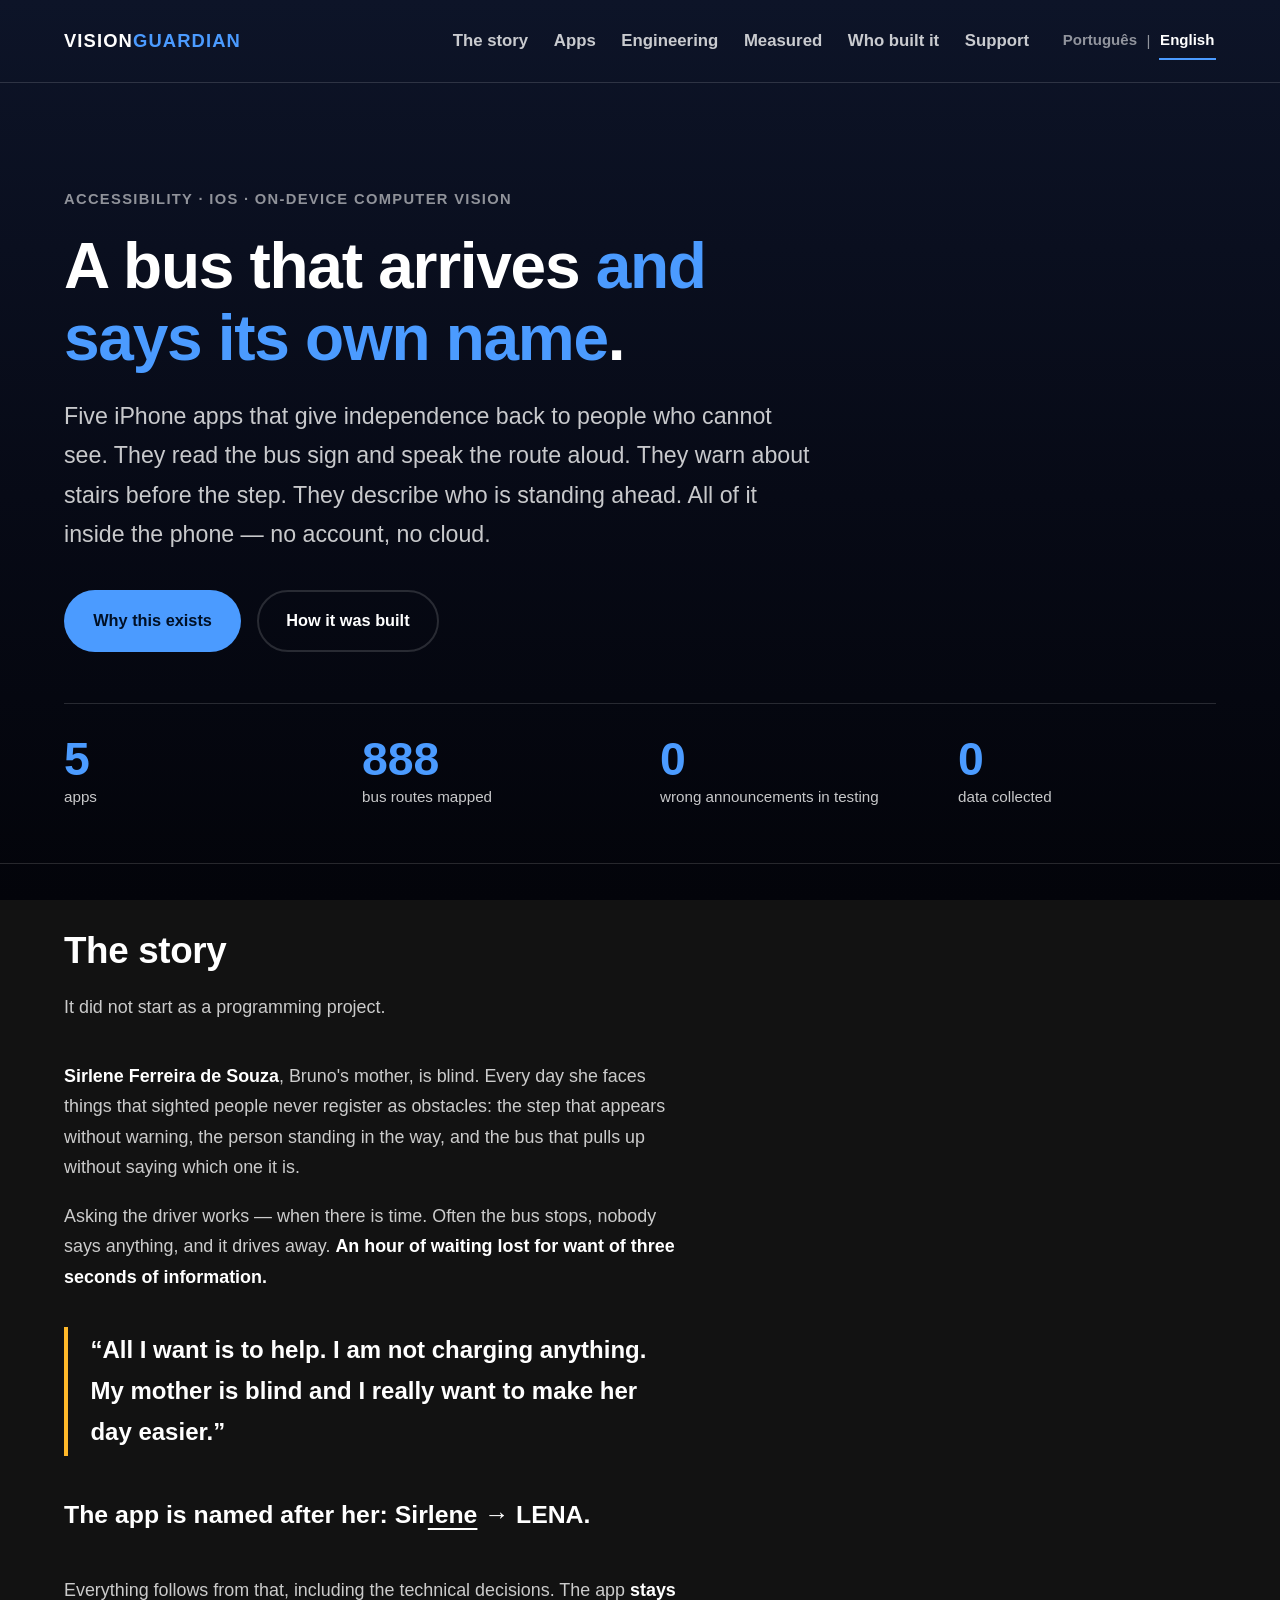
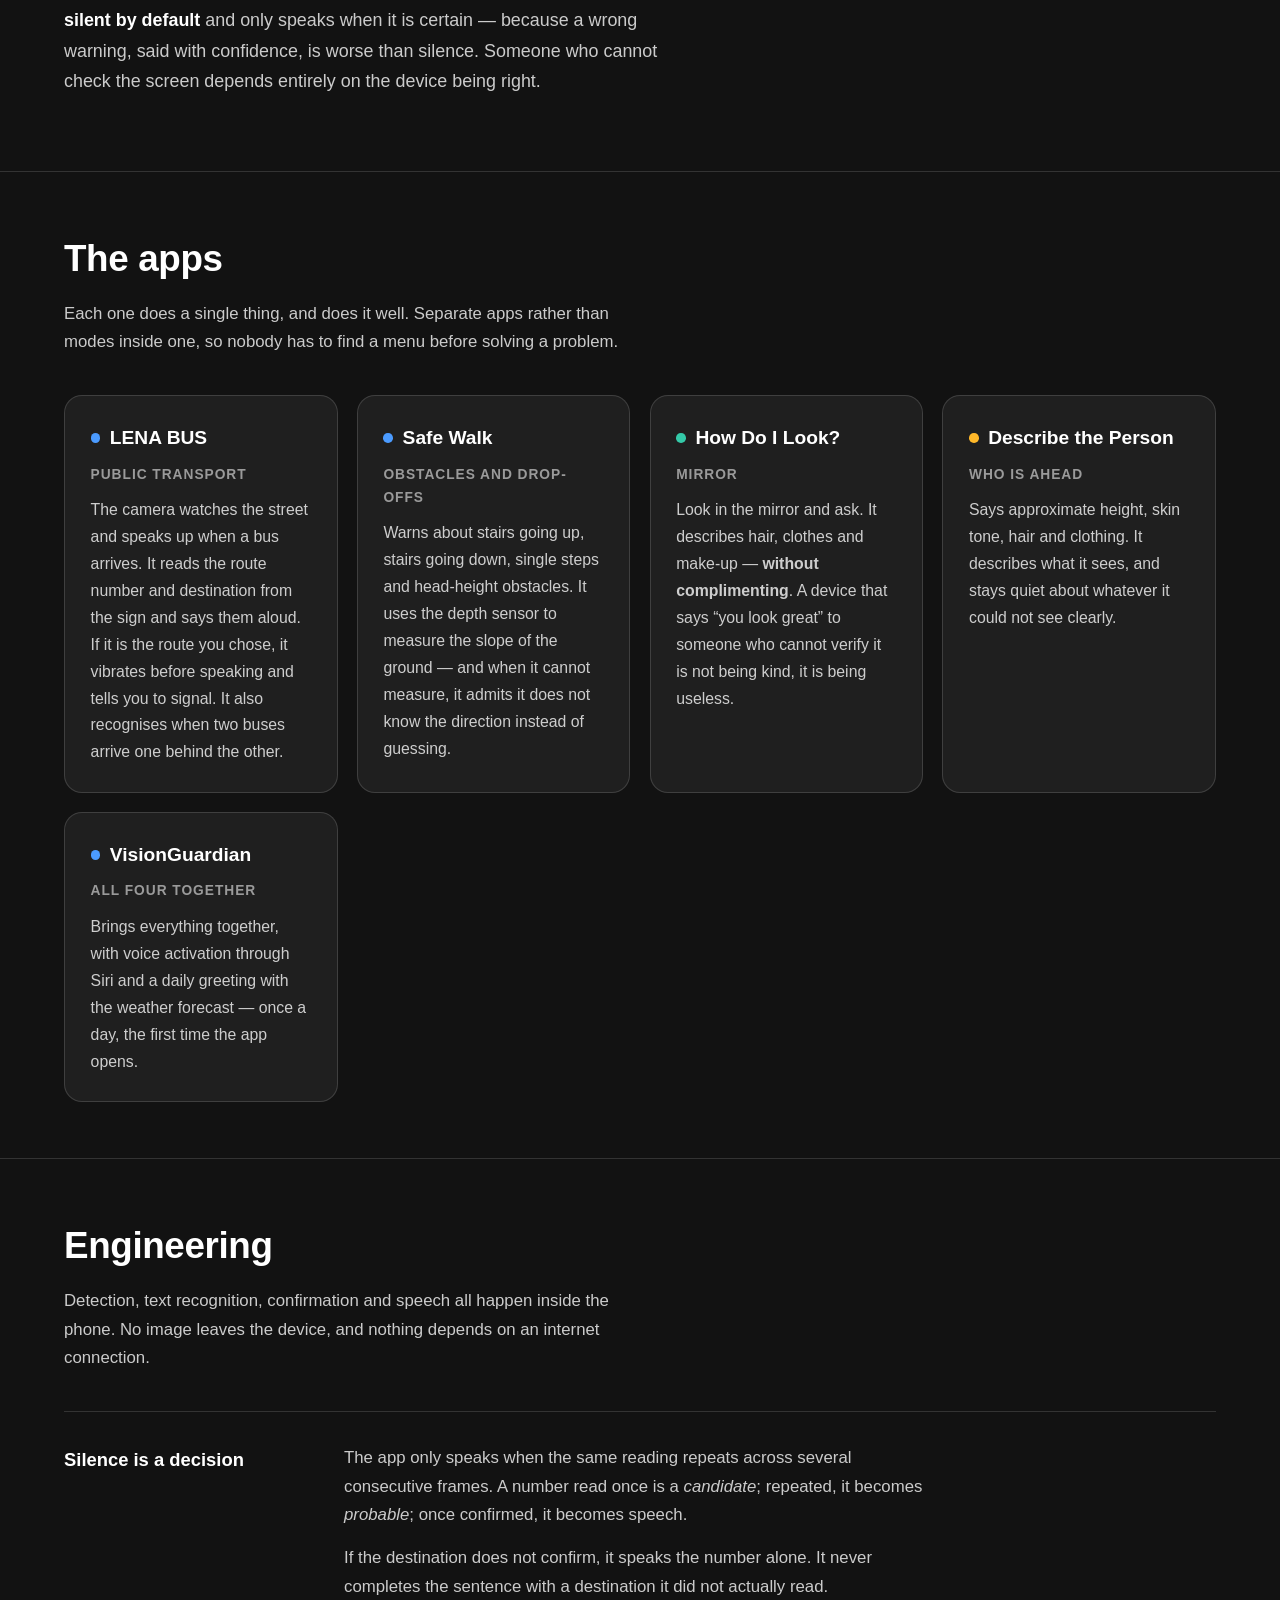
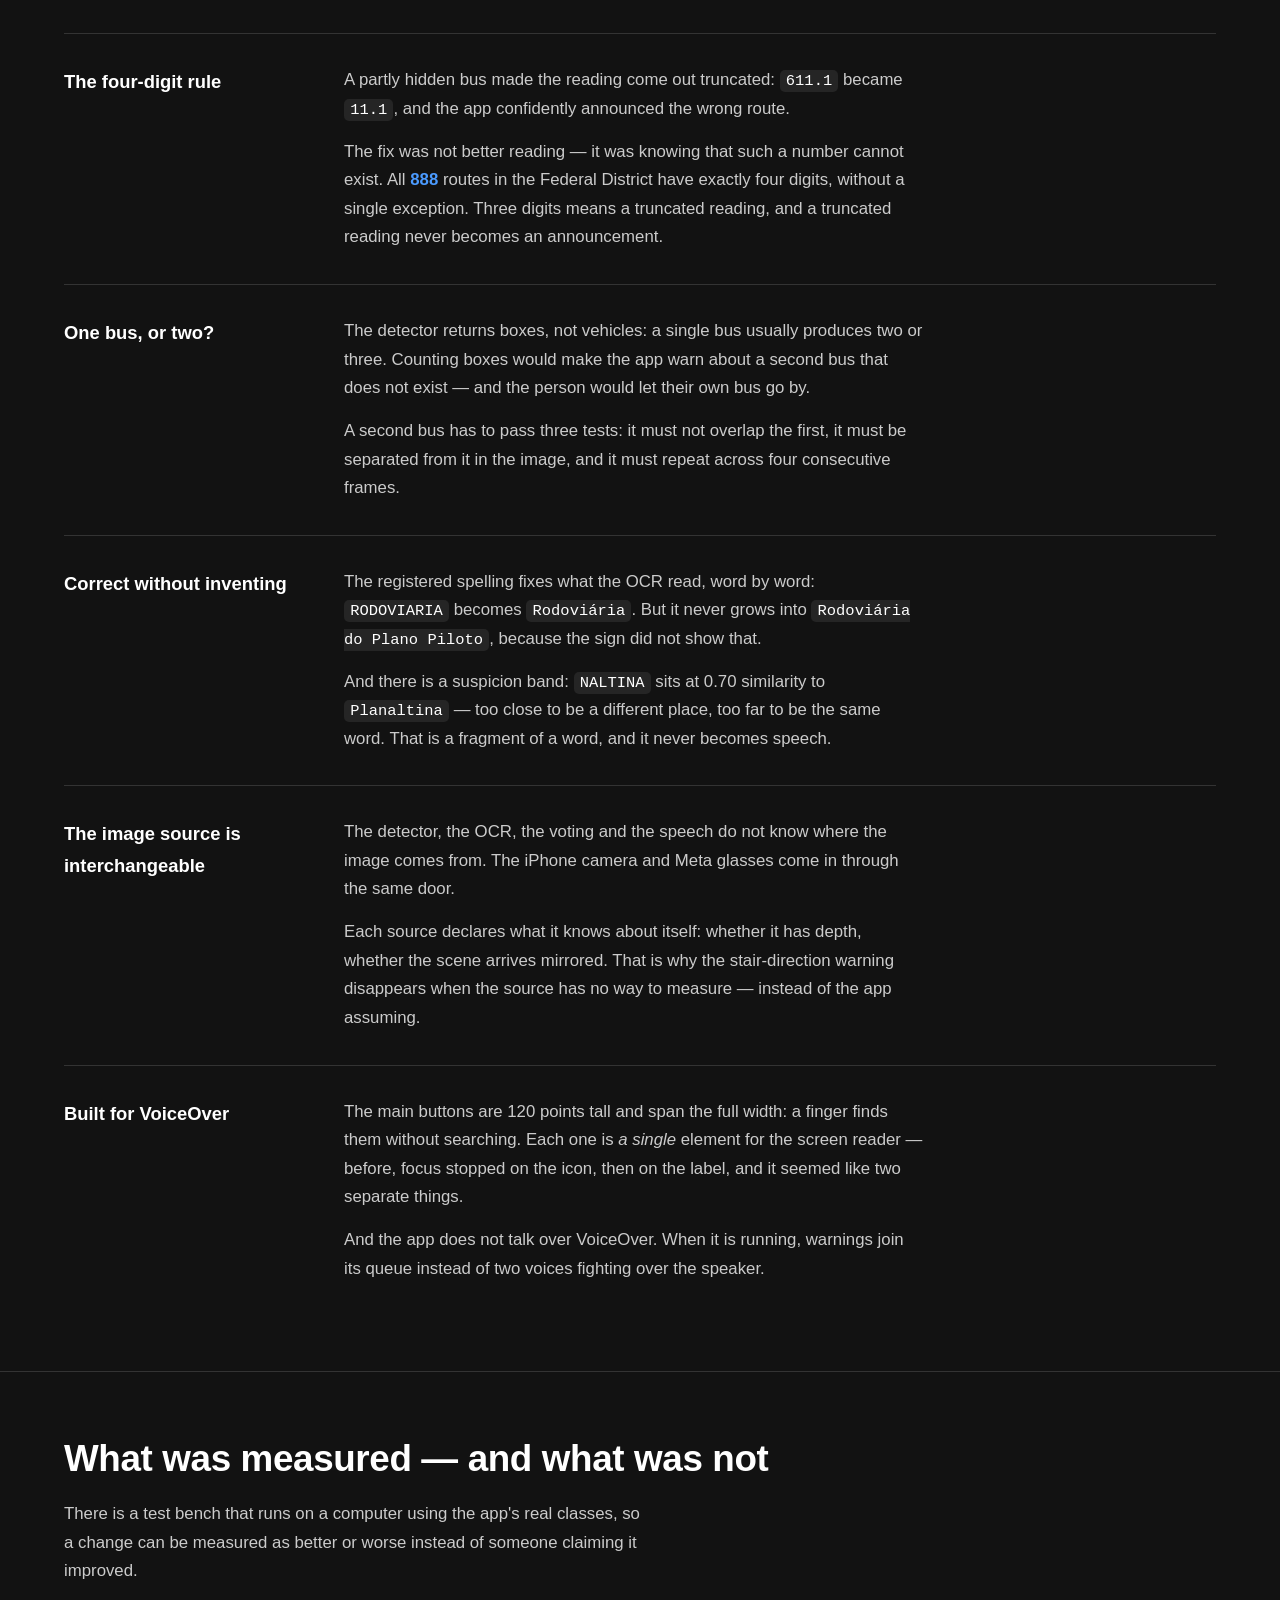
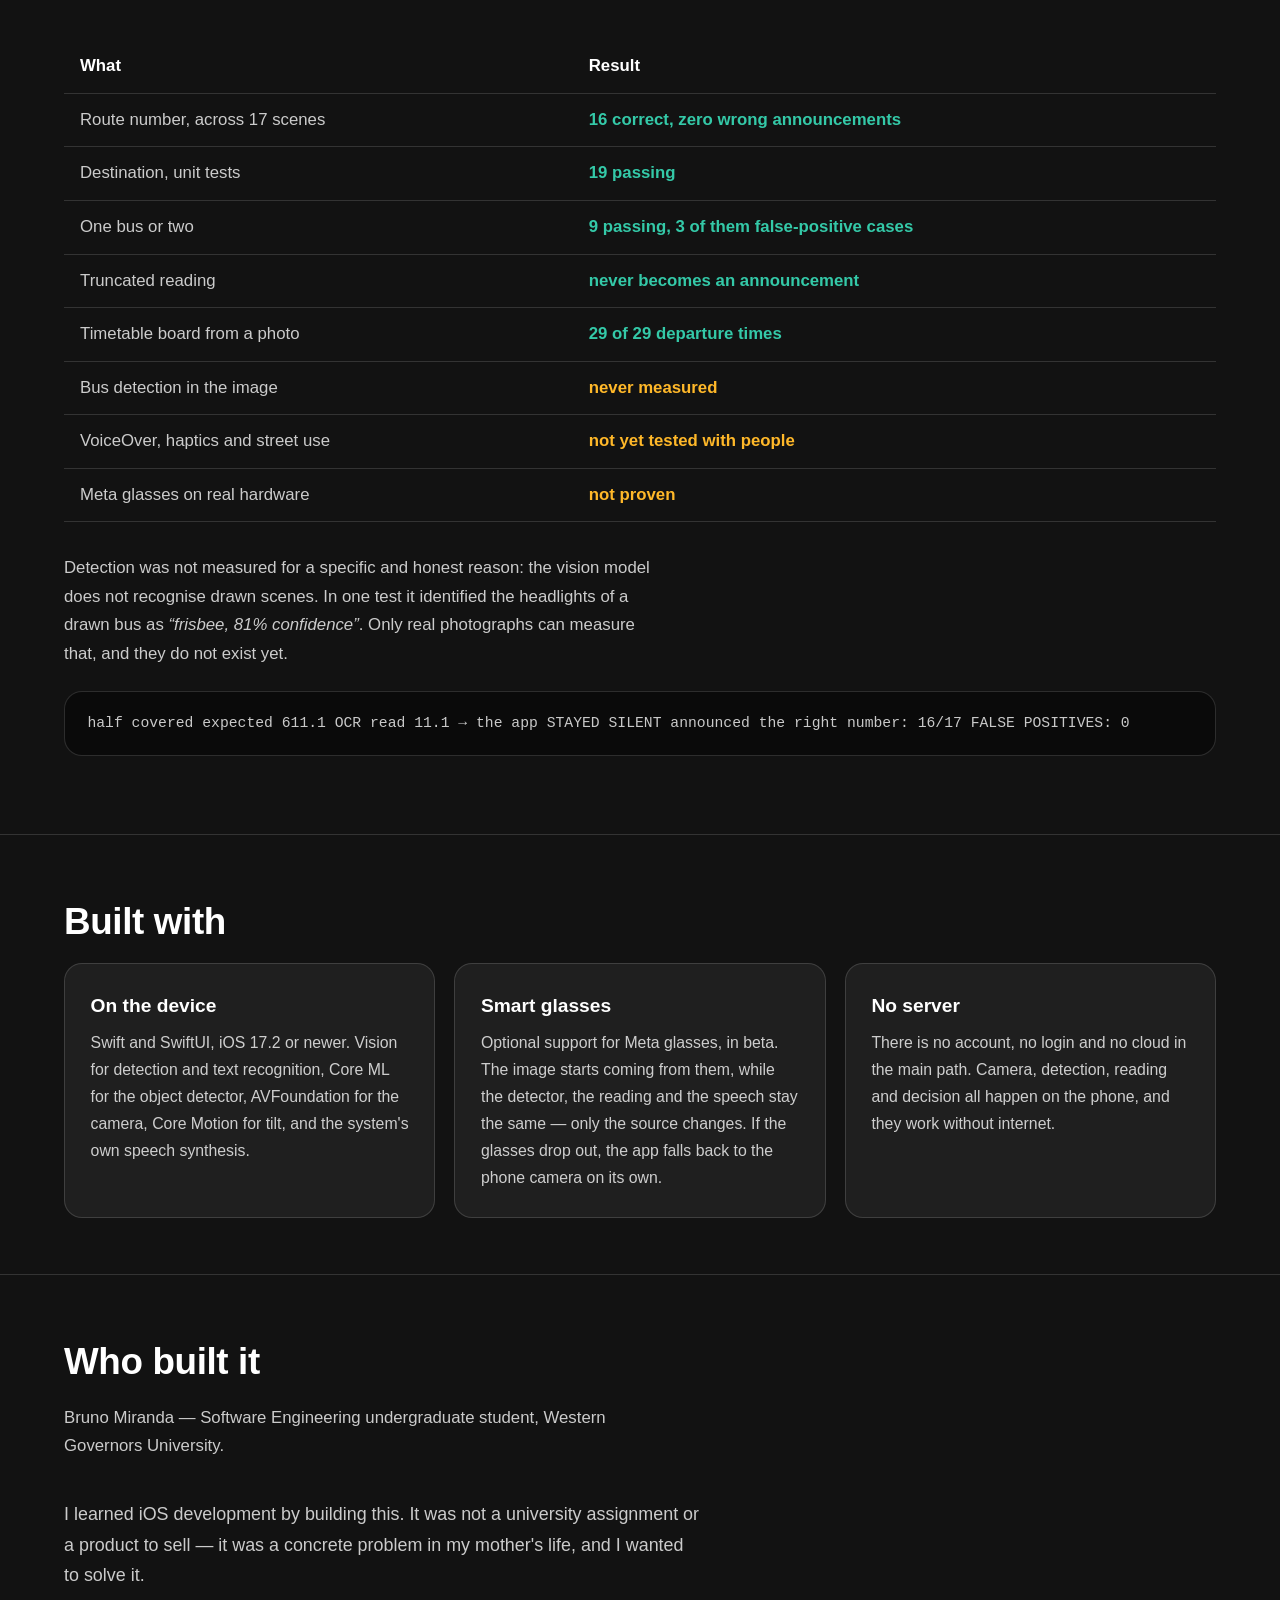
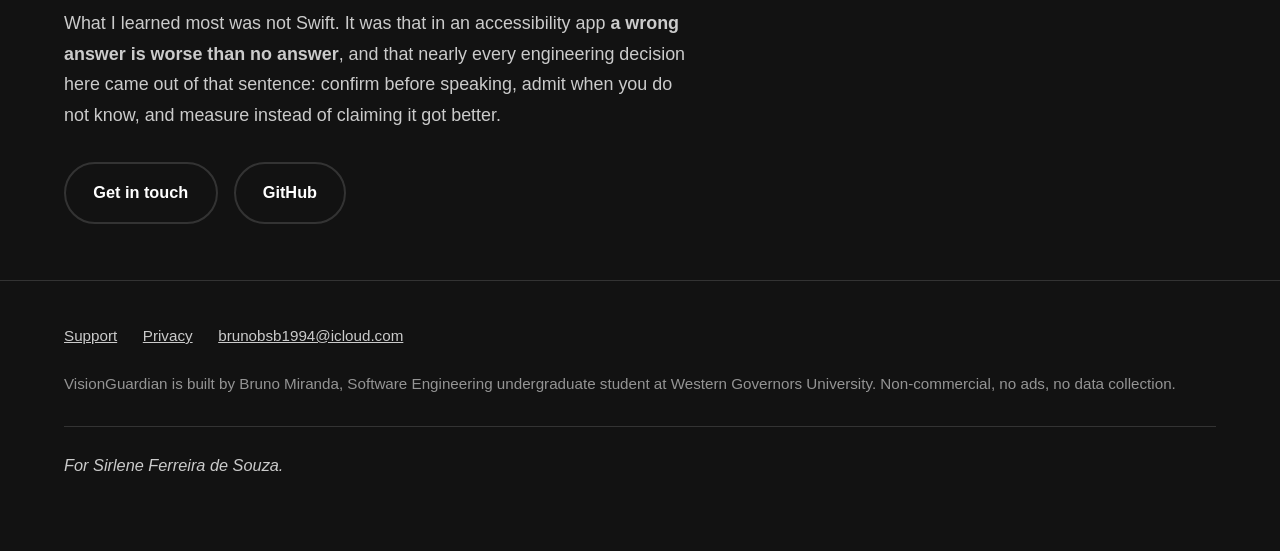
<file: index.html>
<!doctype html>
<html lang="pt-BR">
<head>
<meta charset="utf-8">
<meta name="viewport" content="width=device-width, initial-scale=1">
<title>VisionGuardian — tecnologia que devolve autonomia a quem não enxerga</title>
<meta name="description" content="Cinco aplicativos iOS que identificam o ônibus que chega, avisam de escadas, descrevem pessoas e ajudam no espelho. Feitos por Bruno Miranda para a mãe dele.">
<meta name="color-scheme" content="dark">
<meta property="og:title" content="VisionGuardian">
<meta property="og:description" content="Cinco aplicativos iOS que devolvem autonomia a pessoas cegas.">
<link rel="stylesheet" href="estilo.css">
</head>
<body>

<a class="pular" href="#conteudo" data-en="Skip to content">Pular para o conteúdo</a>

<header class="topo">
  <div class="envelope">
    <a class="marca" href="/">VISION<span class="destaque">GUARDIAN</span></a>

    <div class="topo-direita">
      <nav aria-label="Principal">
        <ul>
          <li><a href="#historia" data-en="The story">A história</a></li>
          <li><a href="#apps" data-en="Apps">Aplicativos</a></li>
          <li><a href="#engenharia" data-en="Engineering">Engenharia</a></li>
          <li><a href="#medicao" data-en="Measured">Medição</a></li>
          <li><a href="#quem" data-en="Who built it">Quem fez</a></li>
          <li><a href="suporte.html" data-en="Support">Suporte</a></li>
        </ul>
      </nav>

      <div class="idiomas" role="group" aria-label="Idioma da página / Page language">
        <button type="button" data-idioma="pt" aria-pressed="true">Português</button>
        <span aria-hidden="true">|</span>
        <button type="button" data-idioma="en" aria-pressed="false">English</button>
      </div>
    </div>
  </div>
</header>

<main id="conteudo">

  <section class="abertura">
    <div class="envelope">
      <p class="etiqueta" data-en="Accessibility · iOS · On-device computer vision">Acessibilidade · iOS · Visão computacional no aparelho</p>

      <h1 data-en="A bus that arrives &lt;span class=&quot;destaque&quot;&gt;and says its own name&lt;/span&gt;.">Um ônibus que chega <span class="destaque">e diz o próprio nome</span>.</h1>

      <p class="conduz" data-en="Five iPhone apps that give independence back to people who cannot see. They read the bus sign and speak the route aloud. They warn about stairs before the step. They describe who is standing ahead. All of it inside the phone — no account, no cloud.">
        Cinco aplicativos de iPhone que devolvem autonomia a quem não
        enxerga. Leem o letreiro do ônibus e falam a linha em voz
        alta. Avisam da escada antes do degrau. Descrevem quem está à
        frente. Tudo dentro do telefone, sem conta e sem nuvem.
      </p>

      <div class="botoes">
        <a class="botao botao-cheio" href="#historia" data-en="Why this exists">Por que isso existe</a>
        <a class="botao botao-vazio" href="#engenharia" data-en="How it was built">Como foi construído</a>
      </div>

      <ul class="numeros" aria-label="Resumo do projeto">
        <li><strong>5</strong><span data-en="apps">aplicativos</span></li>
        <li><strong>888</strong><span data-en="bus routes mapped">linhas de ônibus mapeadas</span></li>
        <li><strong>0</strong><span data-en="wrong announcements in testing">anúncios errados nos testes</span></li>
        <li><strong>0</strong><span data-en="data collected">dados coletados</span></li>
      </ul>
    </div>
  </section>

  <hr class="linha">

  <section id="historia" class="historia">
    <div class="envelope">
      <h2 data-en="The story">A história</h2>
      <p class="subtitulo" data-en="It did not start as a programming project.">Não começou como projeto de programação.</p>

      <p data-en="&lt;strong&gt;Sirlene Ferreira de Souza&lt;/strong&gt;, Bruno's mother, is blind. Every day she faces things that sighted people never register as obstacles: the step that appears without warning, the person standing in the way, and the bus that pulls up without saying which one it is.">
        <strong>Sirlene Ferreira de Souza</strong>, mãe do Bruno, é
        deficiente visual. Todo dia ela enfrenta
        coisas que quem enxerga nem registra como obstáculo: o degrau
        que aparece sem aviso, a pessoa parada no meio do caminho, e
        o ônibus que encosta no ponto sem dizer qual é.
      </p>

      <p data-en="Asking the driver works — when there is time. Often the bus stops, nobody says anything, and it drives away. &lt;strong&gt;An hour of waiting lost for want of three seconds of information.&lt;/strong&gt;">
        Perguntar ao motorista funciona — quando dá tempo. Muitas
        vezes o ônibus para, ninguém fala nada, e ele vai embora.
        <strong>Uma hora de espera perdida por falta de uma
        informação de três segundos.</strong>
      </p>

      <blockquote class="citacao" data-en="“All I want is to help. I am not charging anything. My mother is blind and I really want to make her day easier.”">
        “A única coisa que eu quero é ajudar. Eu não estou cobrando
        nada. Minha mãe é deficiente visual e eu quero muito
        facilitar o dia a dia dela.”
      </blockquote>

      <p class="nome-dela" data-en="The app is named after her: &lt;strong&gt;Sir&lt;em&gt;lene&lt;/em&gt;&lt;/strong&gt; &amp;rarr; &lt;strong&gt;LENA&lt;/strong&gt;.">
        O nome do aplicativo vem dela: <strong>Sir<em>lene</em></strong>
        &rarr; <strong>LENA</strong>.
      </p>

      <p data-en="Everything follows from that, including the technical decisions. The app &lt;strong&gt;stays silent by default&lt;/strong&gt; and only speaks when it is certain — because a wrong warning, said with confidence, is worse than silence. Someone who cannot check the screen depends entirely on the device being right.">
        É daí que vem tudo, inclusive as decisões técnicas. O
        aplicativo <strong>fica calado por padrão</strong> e só fala
        quando tem certeza — porque um aviso errado, dito com
        confiança, é pior do que silêncio. Quem não pode conferir na
        tela depende inteiramente de o aparelho estar certo.
      </p>
    </div>
  </section>

  <hr class="linha">

  <section id="apps">
    <div class="envelope">
      <h2 data-en="The apps">Os aplicativos</h2>
      <p class="subtitulo" data-en="Each one does a single thing, and does it well. Separate apps rather than modes inside one, so nobody has to find a menu before solving a problem.">
        Cada um faz uma coisa e faz bem. Aplicativos separados, e não
        modos dentro de um só, para ninguém precisar achar um menu
        antes de resolver o problema.
      </p>

      <ul class="grade">
        <li class="cartao">
          <h3><span class="marcador m-azul" aria-hidden="true"></span> LENA BUS</h3>
          <p class="papel" data-en="Public transport">Transporte público</p>
          <p data-en="The camera watches the street and speaks up when a bus arrives. It reads the route number and destination from the sign and says them aloud. If it is the route you chose, it vibrates before speaking and tells you to signal. It also recognises when two buses arrive one behind the other.">
            A câmera olha a rua e avisa quando um ônibus chega. Lê o
            número e o destino no letreiro e fala em voz alta. Se for
            a linha escolhida, vibra antes de falar e diz para dar o
            sinal. Reconhece quando vêm dois ônibus em fila.
          </p>
        </li>
        <li class="cartao">
          <h3 data-en="&lt;span class=&quot;marcador m-azul&quot; aria-hidden=&quot;true&quot;&gt;&lt;/span&gt; Safe Walk"><span class="marcador m-azul" aria-hidden="true"></span> Caminhada Segura</h3>
          <p class="papel" data-en="Obstacles and drop-offs">Obstáculos e desníveis</p>
          <p data-en="Warns about stairs going up, stairs going down, single steps and head-height obstacles. It uses the depth sensor to measure the slope of the ground — and when it cannot measure, it admits it does not know the direction instead of guessing.">
            Avisa de escada subindo, escada descendo, degrau e
            obstáculo na altura da cabeça. Usa o sensor de
            profundidade para medir a inclinação do chão — e, sem
            conseguir medir, admite que não sabe a direção em vez de
            chutar.
          </p>
        </li>
        <li class="cartao">
          <h3 data-en="&lt;span class=&quot;marcador m-verde&quot; aria-hidden=&quot;true&quot;&gt;&lt;/span&gt; How Do I Look?"><span class="marcador m-verde" aria-hidden="true"></span> Como Eu Estou</h3>
          <p class="papel" data-en="Mirror">Espelho</p>
          <p data-en="Look in the mirror and ask. It describes hair, clothes and make-up — &lt;strong&gt;without complimenting&lt;/strong&gt;. A device that says “you look great” to someone who cannot verify it is not being kind, it is being useless.">
            Olha no espelho e pergunta. Descreve cabelo, roupa e
            maquiagem — <strong>sem elogiar</strong>. Um aparelho que
            diz “você está ótima” para quem não pode conferir não é
            gentil, é inútil.
          </p>
        </li>
        <li class="cartao">
          <h3 data-en="&lt;span class=&quot;marcador m-ambar&quot; aria-hidden=&quot;true&quot;&gt;&lt;/span&gt; Describe the Person"><span class="marcador m-ambar" aria-hidden="true"></span> Descreva a Pessoa</h3>
          <p class="papel" data-en="Who is ahead">Quem está à frente</p>
          <p data-en="Says approximate height, skin tone, hair and clothing. It describes what it sees, and stays quiet about whatever it could not see clearly.">
            Diz altura aproximada, tom de pele, cabelo e roupa.
            Descreve o que vê, e cala sobre o que não conseguiu ver
            direito.
          </p>
        </li>
        <li class="cartao">
          <h3><span class="marcador m-azul" aria-hidden="true"></span> VisionGuardian</h3>
          <p class="papel" data-en="All four together">Os quatro juntos</p>
          <p data-en="Brings everything together, with voice activation through Siri and a daily greeting with the weather forecast — once a day, the first time the app opens.">
            Reúne tudo, com comando por voz pela Siri e uma saudação
            com a previsão do tempo — uma vez por dia, na primeira
            vez que o app abre.
          </p>
        </li>
      </ul>
    </div>
  </section>

  <hr class="linha">

  <section id="engenharia">
    <div class="envelope">
      <h2 data-en="Engineering">Engenharia</h2>
      <p class="subtitulo" data-en="Detection, text recognition, confirmation and speech all happen inside the phone. No image leaves the device, and nothing depends on an internet connection.">
        Detecção, leitura de texto, confirmação e voz acontecem
        dentro do telefone. Nenhuma imagem sai do aparelho, e nada
        depende de internet.
      </p>

      <div class="decisao">
        <h3 data-en="Silence is a decision">Calar é uma decisão</h3>
        <div>
          <p data-en="The app only speaks when the same reading repeats across several consecutive frames. A number read once is a &lt;em&gt;candidate&lt;/em&gt;; repeated, it becomes &lt;em&gt;probable&lt;/em&gt;; once confirmed, it becomes speech.">
            O aplicativo só fala quando a mesma leitura se repete em
            vários quadros seguidos. Um número lido uma vez é
            <em>candidato</em>; repetido, é <em>provável</em>;
            confirmado, vira voz.
          </p>
          <p data-en="If the destination does not confirm, it speaks the number alone. It never completes the sentence with a destination it did not actually read.">
            Se o destino não confirmar, ele fala apenas o número.
            Nunca completa a frase com um destino que não leu.
          </p>
        </div>
      </div>

      <div class="decisao">
        <h3 data-en="The four-digit rule">A regra dos quatro dígitos</h3>
        <div>
          <p data-en="A partly hidden bus made the reading come out truncated: &lt;code&gt;611.1&lt;/code&gt; became &lt;code&gt;11.1&lt;/code&gt;, and the app confidently announced the wrong route.">
            Um ônibus meio encoberto fazia a leitura sair cortada:
            <code>611.1</code> virava <code>11.1</code>, e o app
            anunciava com toda a confiança uma linha errada.
          </p>
          <p data-en="The fix was not better reading — it was knowing that such a number cannot exist. All &lt;span class=&quot;numero&quot;&gt;888&lt;/span&gt; routes in the Federal District have exactly four digits, without a single exception. Three digits means a truncated reading, and a truncated reading never becomes an announcement.">
            A saída não foi ler melhor — foi saber que aquilo não pode
            existir. As <span class="numero">888</span> linhas do
            Distrito Federal têm exatamente quatro dígitos, sem uma
            exceção. Três dígitos é leitura cortada, e leitura cortada
            não vira anúncio.
          </p>
        </div>
      </div>

      <div class="decisao">
        <h3 data-en="One bus, or two?">Um ônibus, ou dois?</h3>
        <div>
          <p data-en="The detector returns boxes, not vehicles: a single bus usually produces two or three. Counting boxes would make the app warn about a second bus that does not exist — and the person would let their own bus go by.">
            O detector devolve caixas, não veículos: um único ônibus
            costuma render duas ou três. Contar caixa faria o app
            avisar de um segundo ônibus inexistente — e a pessoa
            deixaria o dela passar.
          </p>
          <p data-en="A second bus has to pass three tests: it must not overlap the first, it must be separated from it in the image, and it must repeat across four consecutive frames.">
            Um segundo ônibus precisa passar por três provas: não
            sobrepor o primeiro, estar separado dele na imagem, e
            repetir em quatro quadros seguidos.
          </p>
        </div>
      </div>

      <div class="decisao">
        <h3 data-en="Correct without inventing">Corrigir sem inventar</h3>
        <div>
          <p data-en="The registered spelling fixes what the OCR read, word by word: &lt;code&gt;RODOVIARIA&lt;/code&gt; becomes &lt;code&gt;Rodoviária&lt;/code&gt;. But it never grows into &lt;code&gt;Rodoviária do Plano Piloto&lt;/code&gt;, because the sign did not show that.">
            A grafia cadastrada conserta o que o OCR leu, palavra por
            palavra: <code>RODOVIARIA</code> vira
            <code>Rodoviária</code>. Mas nunca cresce para
            <code>Rodoviária do Plano Piloto</code>, porque isso o
            letreiro não mostrou.
          </p>
          <p data-en="And there is a suspicion band: &lt;code&gt;NALTINA&lt;/code&gt; sits at 0.70 similarity to &lt;code&gt;Planaltina&lt;/code&gt; — too close to be a different place, too far to be the same word. That is a fragment of a word, and it never becomes speech.">
            E existe uma faixa de suspeita: <code>NALTINA</code> fica
            a 0,70 de semelhança de <code>Planaltina</code> — perto
            demais para ser outro lugar, longe demais para ser a
            mesma palavra. Isso é pedaço de palavra, e não vira voz.
          </p>
        </div>
      </div>

      <div class="decisao">
        <h3 data-en="The image source is interchangeable">A fonte da imagem é intercambiável</h3>
        <div>
          <p data-en="The detector, the OCR, the voting and the speech do not know where the image comes from. The iPhone camera and Meta glasses come in through the same door.">
            O detector, o OCR, a votação e a voz não sabem de onde
            vem a imagem. Câmera do iPhone e óculos Meta entram pela
            mesma porta.
          </p>
          <p data-en="Each source declares what it knows about itself: whether it has depth, whether the scene arrives mirrored. That is why the stair-direction warning disappears when the source has no way to measure — instead of the app assuming.">
            Cada fonte declara o que sabe sobre si: se tem
            profundidade, se a cena vem espelhada. É por isso que o
            aviso de direção da escada some quando a fonte não tem
            como medir — em vez de o app supor.
          </p>
        </div>
      </div>

      <div class="decisao">
        <h3 data-en="Built for VoiceOver">Feito para VoiceOver</h3>
        <div>
          <p data-en="The main buttons are 120 points tall and span the full width: a finger finds them without searching. Each one is &lt;em&gt;a single&lt;/em&gt; element for the screen reader — before, focus stopped on the icon, then on the label, and it seemed like two separate things.">
            Os botões principais têm 120 pontos de altura e ocupam a
            largura toda: o dedo encosta neles sem procurar. Cada um
            é <em>um</em> elemento para o leitor de tela — antes o
            foco parava no ícone, depois no texto, e parecia que eram
            duas coisas.
          </p>
          <p data-en="And the app does not talk over VoiceOver. When it is running, warnings join its queue instead of two voices fighting over the speaker.">
            E o app não fala junto com o VoiceOver. Com ele ligado,
            os avisos entram na fila dele, em vez de duas vozes
            disputando o alto-falante.
          </p>
        </div>
      </div>
    </div>
  </section>

  <hr class="linha">

  <section id="medicao">
    <div class="envelope">
      <h2 data-en="What was measured — and what was not">O que foi medido — e o que não foi</h2>
      <p class="subtitulo" data-en="There is a test bench that runs on a computer using the app's real classes, so a change can be measured as better or worse instead of someone claiming it improved.">
        Há uma bancada que roda no computador com as classes reais do
        aplicativo, para medir se uma mudança melhorou ou piorou, em
        vez de alguém afirmar que melhorou.
      </p>

      <div class="rolagem">
        <table>
          <thead>
            <tr>
              <th scope="col" data-en="What">O que</th>
              <th scope="col" data-en="Result">Resultado</th>
            </tr>
          </thead>
          <tbody>
            <tr><td data-en="Route number, across 17 scenes">Número da linha, em 17 cenas</td><td class="certo" data-en="16 correct, zero wrong announcements">16 corretas, zero anúncios errados</td></tr>
            <tr><td data-en="Destination, unit tests">Destino, testes unitários</td><td class="certo" data-en="19 passing">19 passando</td></tr>
            <tr><td data-en="One bus or two">Um ônibus ou dois</td><td class="certo" data-en="9 passing, 3 of them false-positive cases">9 passando, 3 de falso positivo</td></tr>
            <tr><td data-en="Truncated reading">Leitura cortada</td><td class="certo" data-en="never becomes an announcement">nunca vira anúncio</td></tr>
            <tr><td data-en="Timetable board from a photo">Quadro de horários por foto</td><td class="certo" data-en="29 of 29 departure times">29 de 29 horários</td></tr>
            <tr><td data-en="Bus detection in the image">Detecção do ônibus na imagem</td><td class="falta" data-en="never measured">nunca foi medida</td></tr>
            <tr><td data-en="VoiceOver, haptics and street use">VoiceOver, vibração e uso na rua</td><td class="falta" data-en="not yet tested with people">falta testar com pessoas</td></tr>
            <tr><td data-en="Meta glasses on real hardware">Óculos Meta em hardware real</td><td class="falta" data-en="not proven">não comprovado</td></tr>
          </tbody>
        </table>
      </div>

      <p style="max-width:64ch; color:var(--apoio); margin-top:2rem;" data-en="Detection was not measured for a specific and honest reason: the vision model does not recognise drawn scenes. In one test it identified the headlights of a drawn bus as &lt;em&gt;“frisbee, 81% confidence”&lt;/em&gt;. Only real photographs can measure that, and they do not exist yet.">
        A detecção não foi medida por um motivo específico e honesto:
        o modelo de visão não reconhece cenas desenhadas. Num teste,
        identificou os faróis de um ônibus desenhado como
        <em>“frisbee, 81% de confiança”</em>. Só fotografia real mede
        isso, e ela ainda não existe.
      </p>

      <div class="saida" data-en="half covered      expected 611.1     OCR read 11.1     →  the app STAYED SILENT

announced the right number:   16/17
FALSE POSITIVES:              0">
metade tapada     esperava 611.1     OCR leu 11.1     →  o app CALOU

anunciou o número certo:   16/17
FALSOS POSITIVOS:          0
      </div>
    </div>
  </section>

  <hr class="linha">

  <section id="tecnico">
    <div class="envelope">
      <h2 data-en="Built with">Feito com</h2>
      <ul class="grade">
        <li class="cartao">
          <h3 data-en="On the device">No aparelho</h3>
          <p data-en="Swift and SwiftUI, iOS 17.2 or newer. Vision for detection and text recognition, Core ML for the object detector, AVFoundation for the camera, Core Motion for tilt, and the system's own speech synthesis.">
            Swift e SwiftUI, iOS 17.2 ou mais novo. Vision para
            detecção e leitura de texto, Core ML para o detector de
            objetos, AVFoundation para a câmera, Core Motion para a
            inclinação, e a síntese de voz do próprio sistema.
          </p>
        </li>
        <li class="cartao">
          <h3 data-en="Smart glasses">Óculos inteligentes</h3>
          <p data-en="Optional support for Meta glasses, in beta. The image starts coming from them, while the detector, the reading and the speech stay the same — only the source changes. If the glasses drop out, the app falls back to the phone camera on its own.">
            Suporte opcional a óculos Meta, em beta. A imagem passa a
            vir deles, e o detector, a leitura e a voz continuam os
            mesmos — só a fonte muda. Se os óculos caem, o app volta
            sozinho para a câmera do telefone.
          </p>
        </li>
        <li class="cartao">
          <h3 data-en="No server">Sem servidor</h3>
          <p data-en="There is no account, no login and no cloud in the main path. Camera, detection, reading and decision all happen on the phone, and they work without internet.">
            Não há conta, login nem nuvem no caminho principal.
            Câmera, detecção, leitura e decisão acontecem no
            telefone, e funcionam sem internet.
          </p>
        </li>
      </ul>
    </div>
  </section>

  <hr class="linha">

  <section id="quem">
    <div class="envelope">
      <h2 data-en="Who built it">Quem fez</h2>
      <p class="subtitulo" data-en="Bruno Miranda — Software Engineering undergraduate student, Western Governors University.">
        Bruno Miranda &mdash; Estudante de Bacharelado em Engenharia
        de Software, Western Governors University.
      </p>

      <p class="historia" style="max-width:64ch; color:var(--apoio); font-size:1.12rem;" data-en="I learned iOS development by building this. It was not a university assignment or a product to sell — it was a concrete problem in my mother's life, and I wanted to solve it.">
        Aprendi a programar para iOS construindo isto. Não era um
        exercício de faculdade nem um produto para vender — era
        um problema concreto na vida da minha mãe, e eu queria
        resolver.
      </p>

      <p class="historia" style="max-width:64ch; color:var(--apoio); font-size:1.12rem;" data-en="What I learned most was not Swift. It was that in an accessibility app &lt;strong&gt;a wrong answer is worse than no answer&lt;/strong&gt;, and that nearly every engineering decision here came out of that sentence: confirm before speaking, admit when you do not know, and measure instead of claiming it got better.">
        O que mais aprendi não foi Swift. Foi que num aplicativo
        de acessibilidade <strong>a resposta errada é pior que
        resposta nenhuma</strong>, e que quase toda decisão de
        engenharia aqui saiu dessa frase: confirmar antes de
        falar, admitir quando não sei, e medir em vez de
        afirmar que melhorou.
      </p>

      <div class="botoes" style="margin-top:2rem;">
        <a class="botao botao-vazio" href="mailto:brunobsb1994@icloud.com" data-en="Get in touch">Falar comigo</a>
        <a class="botao botao-vazio" href="https://github.com/brunobsbjj-png">GitHub</a>
      </div>
    </div>
  </section>

</main>

<footer class="rodape">
  <div class="envelope">
    <ul>
      <li><a href="suporte.html" data-en="Support">Suporte</a></li>
      <li><a href="privacy.html" data-en="Privacy">Privacidade</a></li>
      <li><a href="mailto:brunobsb1994@icloud.com">brunobsb1994@icloud.com</a></li>
    </ul>
    <p data-en="VisionGuardian is built by Bruno Miranda, Software Engineering undergraduate student at Western Governors University. Non-commercial, no ads, no data collection.">
      VisionGuardian é feito por Bruno Miranda, estudante de
      Bacharelado em Engenharia de Software na Western Governors
      University. Sem fins comerciais, sem anúncios e sem coleta
      de dados.
    </p>
    <p class="dedicatoria" data-en="For Sirlene Ferreira de Souza.">Para Sirlene Ferreira de Souza.</p>
  </div>
</footer>

<script>
/* =====================================
   TROCA DE IDIOMA, SEM SAIR DA PAGINA
   =====================================

   Cada trecho traduzível carrega o inglês em `data-en`. O
   português é o que já está escrito no HTML — assim, se o
   JavaScript não rodar, a página continua legível e completa,
   em vez de ficar vazia.

   O `lang` do documento muda junto. Isso não é detalhe: sem
   ele, o VoiceOver lê o texto em inglês com pronúncia
   portuguesa, e não se entende nada. Num site sobre
   acessibilidade, errar isso seria constrangedor.
*/
(function () {
  "use strict";

  var CHAVE = "visionguardian.idioma";

  var TITULOS = {
    pt: {
      titulo: "VisionGuardian — tecnologia que devolve autonomia a quem não enxerga",
      descricao: "Cinco aplicativos iOS que identificam o ônibus que chega, avisam de escadas, descrevem pessoas e ajudam no espelho."
    },
    en: {
      titulo: "VisionGuardian — technology that gives independence back to blind people",
      descricao: "Five iOS apps that identify the arriving bus, warn about stairs, describe people and help at the mirror."
    }
  };

  var trechos = document.querySelectorAll("[data-en]");
  var botoes = document.querySelectorAll("[data-idioma]");

  // Guarda o português antes de qualquer troca.
  for (var i = 0; i < trechos.length; i++) {
    trechos[i].setAttribute("data-pt", trechos[i].innerHTML);
  }

  function aplicar(idioma) {
    var ingles = idioma === "en";

    document.documentElement.lang = ingles ? "en" : "pt-BR";

    for (var i = 0; i < trechos.length; i++) {
      var el = trechos[i];
      el.innerHTML = ingles
        ? el.getAttribute("data-en")
        : el.getAttribute("data-pt");
    }

    var t = ingles ? TITULOS.en : TITULOS.pt;
    document.title = t.titulo;
    var meta = document.querySelector('meta[name="description"]');
    if (meta) { meta.setAttribute("content", t.descricao); }

    for (var j = 0; j < botoes.length; j++) {
      botoes[j].setAttribute(
        "aria-pressed",
        botoes[j].getAttribute("data-idioma") === idioma ? "true" : "false"
      );
    }

    try { localStorage.setItem(CHAVE, idioma); } catch (e) {}
  }

  for (var k = 0; k < botoes.length; k++) {
    botoes[k].addEventListener("click", function () {
      aplicar(this.getAttribute("data-idioma"));
    });
  }

  // A escolha de antes vence. Sem escolha, segue o idioma do
  // navegador — quem chega de fora do Brasil vê inglês na
  // primeira vez, sem precisar procurar o botão.
  var inicial = "pt";
  try {
    var salvo = localStorage.getItem(CHAVE);
    if (salvo === "pt" || salvo === "en") {
      inicial = salvo;
    } else if (navigator.language && navigator.language.indexOf("pt") !== 0) {
      inicial = "en";
    }
  } catch (e) {}

  if (inicial === "en") { aplicar("en"); }
})();
</script>

</body>
</html>
</file>
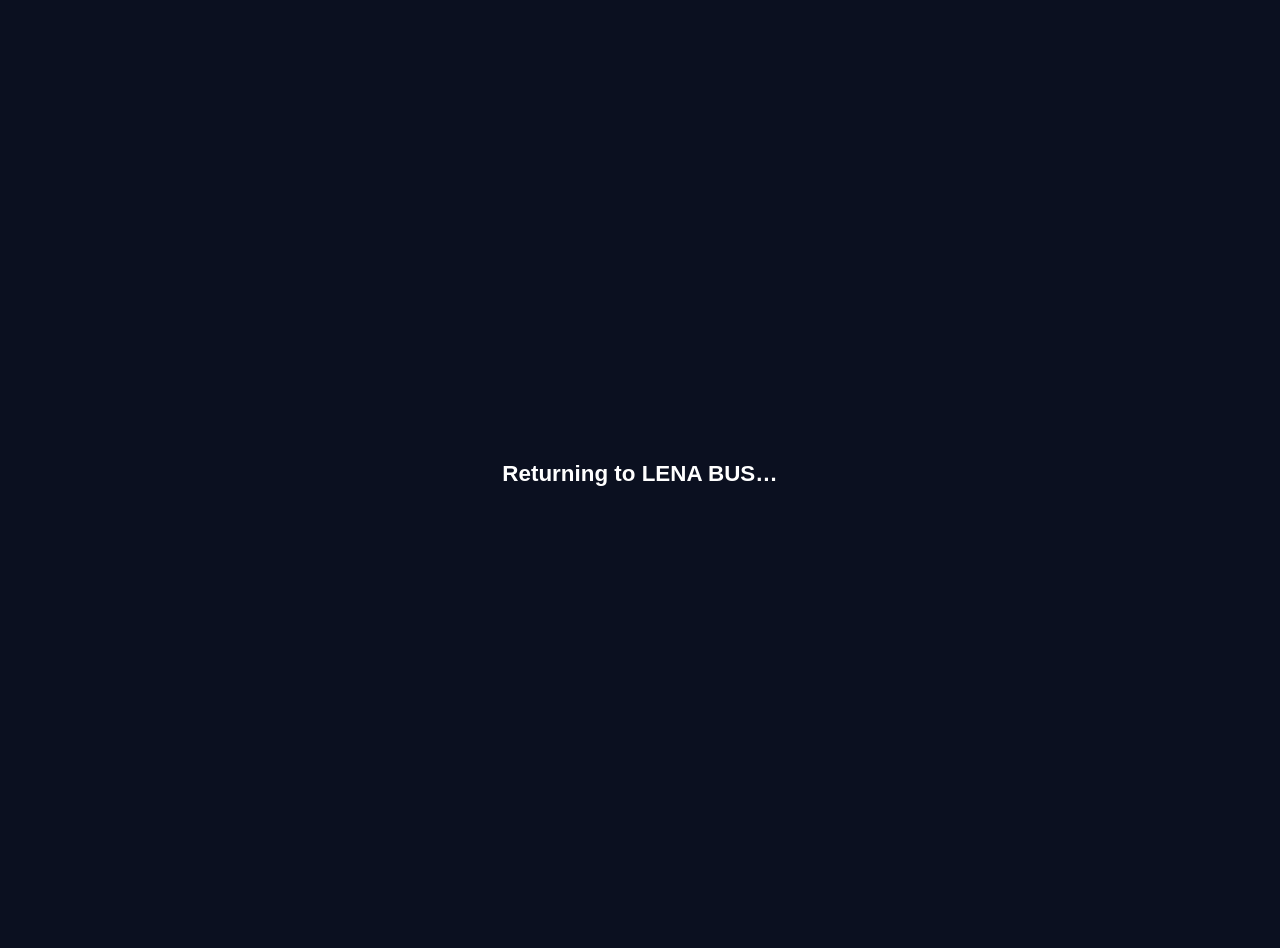
<file: meta-callback/index.html>
<!doctype html>
<html lang="en">
<head>
<meta charset="utf-8">
<meta name="viewport" content="width=device-width, initial-scale=1">
<title>LENA BUS</title>
<style>
  body {
    margin: 0;
    min-height: 100vh;
    display: flex;
    align-items: center;
    justify-content: center;
    background: #0b1020;
    color: #fff;
    font-family: -apple-system, BlinkMacSystemFont, "Segoe UI", Roboto, sans-serif;
    text-align: center;
    padding: 24px;
  }
  p { font-size: 1.4rem; font-weight: 600; }
</style>
</head>
<body>
  <p>Returning to LENA BUS&hellip;</p>
</body>
</html>
</file>
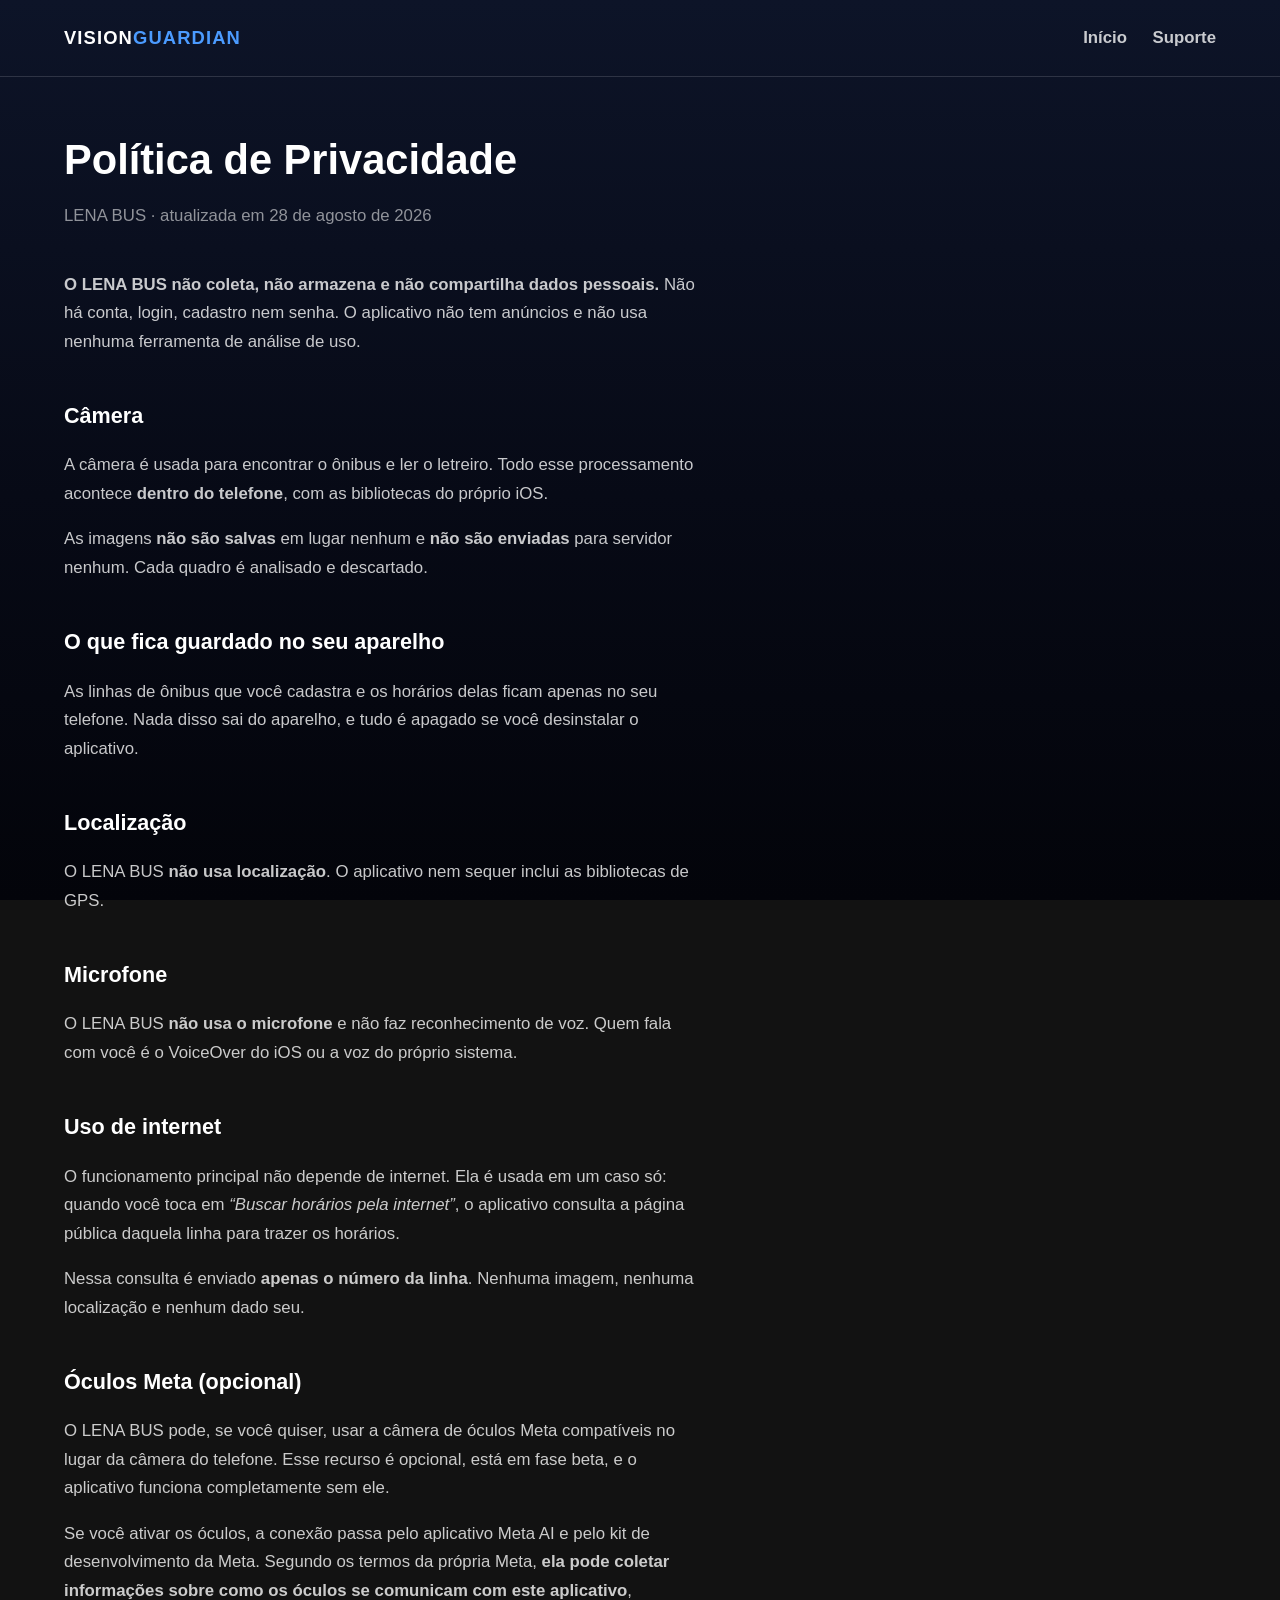
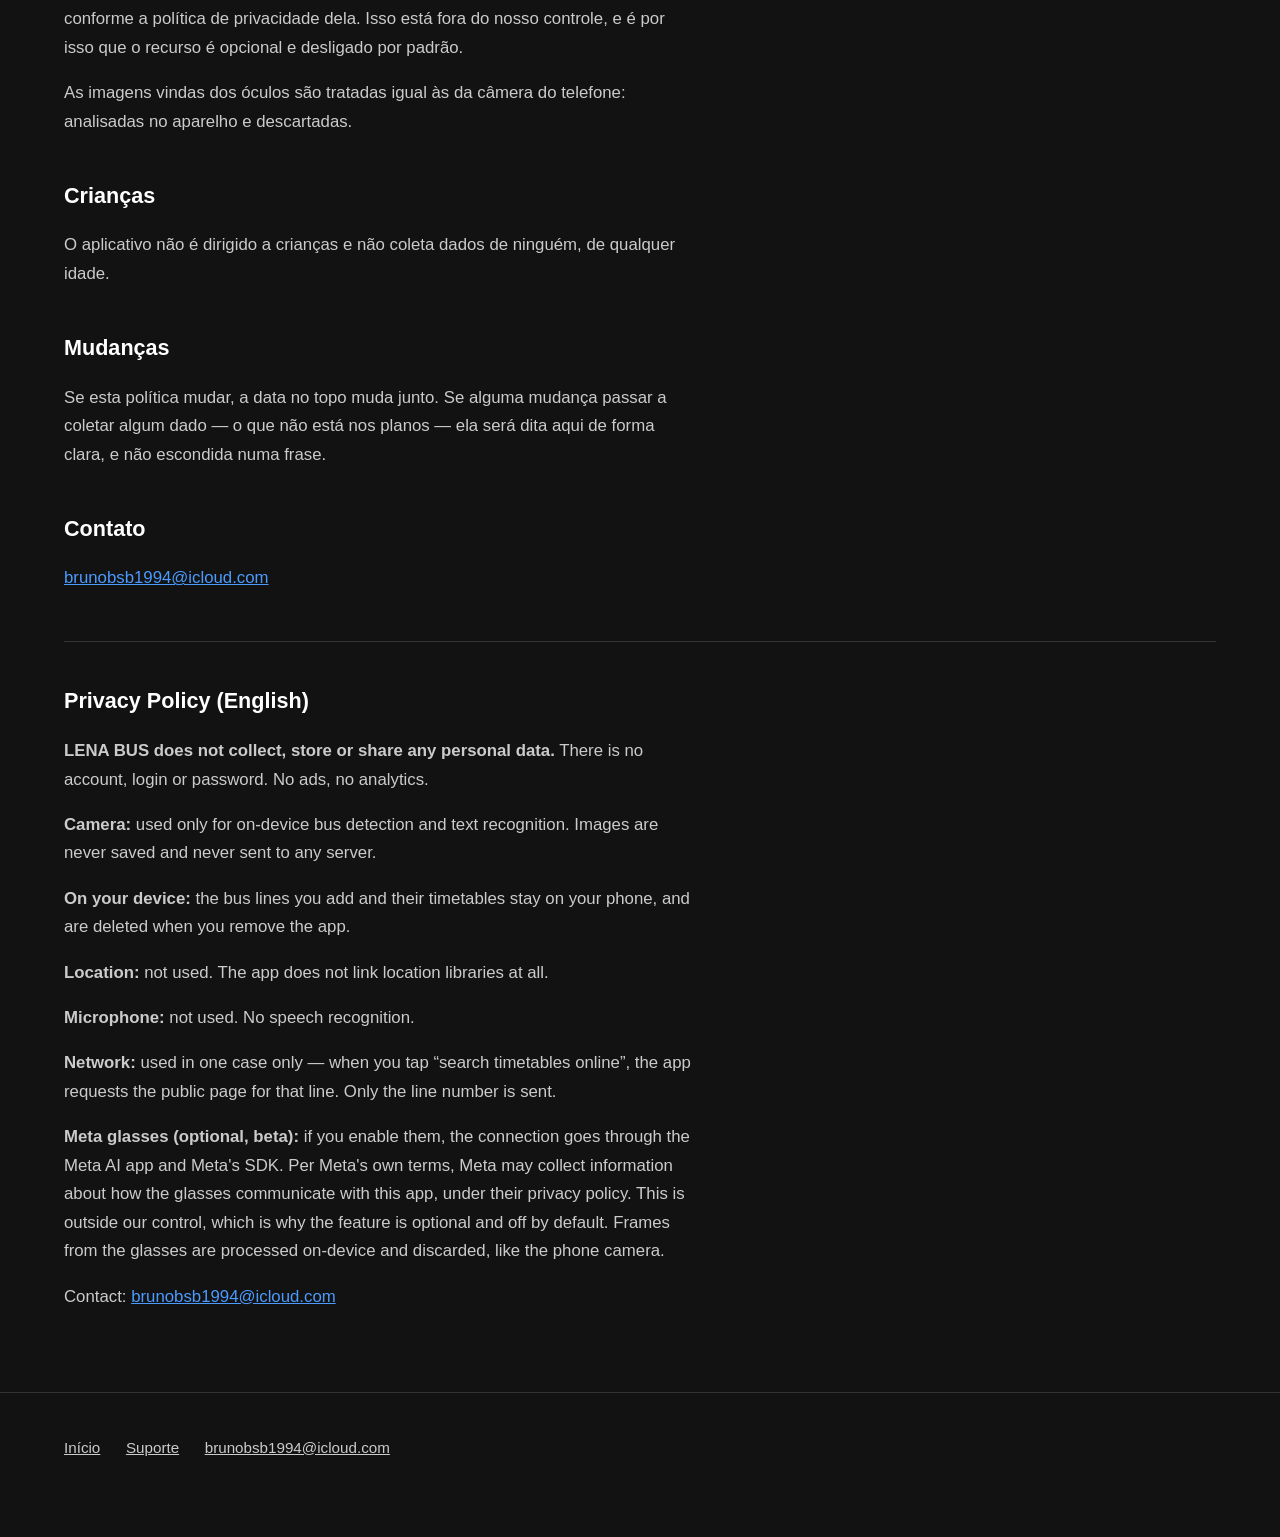
<file: privacy.html>
<!doctype html>
<html lang="pt-BR">
<head>
<meta charset="utf-8">
<meta name="viewport" content="width=device-width, initial-scale=1">
<title>Política de Privacidade — LENA BUS</title>
<meta name="description" content="O LENA BUS não coleta, armazena nem compartilha dados pessoais. Tudo acontece dentro do telefone.">
<meta name="color-scheme" content="dark">
<link rel="stylesheet" href="estilo.css">
</head>
<body>

<a class="pular" href="#conteudo">Pular para o conteúdo</a>

<header class="topo">
  <div class="envelope">
    <a class="marca" href="/">VISION<span class="destaque">GUARDIAN</span></a>
    <nav aria-label="Principal">
      <ul>
        <li><a href="/">Início</a></li>
        <li><a href="suporte.html">Suporte</a></li>
      </ul>
    </nav>
  </div>
</header>

<main id="conteudo" class="documento">
  <div class="envelope">

    <h1>Política de Privacidade</h1>
    <p class="data">LENA BUS · atualizada em 28 de agosto de 2026</p>

    <p>
      <strong>O LENA BUS não coleta, não armazena e não compartilha
      dados pessoais.</strong> Não há conta, login, cadastro nem
      senha. O aplicativo não tem anúncios e não usa nenhuma
      ferramenta de análise de uso.
    </p>

    <h2>Câmera</h2>
    <p>
      A câmera é usada para encontrar o ônibus e ler o letreiro. Todo
      esse processamento acontece <strong>dentro do telefone</strong>,
      com as bibliotecas do próprio iOS.
    </p>
    <p>
      As imagens <strong>não são salvas</strong> em lugar nenhum e
      <strong>não são enviadas</strong> para servidor nenhum. Cada
      quadro é analisado e descartado.
    </p>

    <h2>O que fica guardado no seu aparelho</h2>
    <p>
      As linhas de ônibus que você cadastra e os horários delas ficam
      apenas no seu telefone. Nada disso sai do aparelho, e tudo é
      apagado se você desinstalar o aplicativo.
    </p>

    <h2>Localização</h2>
    <p>
      O LENA BUS <strong>não usa localização</strong>. O aplicativo
      nem sequer inclui as bibliotecas de GPS.
    </p>

    <h2>Microfone</h2>
    <p>
      O LENA BUS <strong>não usa o microfone</strong> e não faz
      reconhecimento de voz. Quem fala com você é o VoiceOver do iOS
      ou a voz do próprio sistema.
    </p>

    <h2>Uso de internet</h2>
    <p>
      O funcionamento principal não depende de internet. Ela é usada
      em um caso só: quando você toca em
      <em>“Buscar horários pela internet”</em>, o aplicativo consulta
      a página pública daquela linha para trazer os horários.
    </p>
    <p>
      Nessa consulta é enviado <strong>apenas o número da linha</strong>.
      Nenhuma imagem, nenhuma localização e nenhum dado seu.
    </p>

    <h2>Óculos Meta (opcional)</h2>
    <p>
      O LENA BUS pode, se você quiser, usar a câmera de óculos Meta
      compatíveis no lugar da câmera do telefone. Esse recurso é
      opcional, está em fase beta, e o aplicativo funciona
      completamente sem ele.
    </p>
    <p>
      Se você ativar os óculos, a conexão passa pelo aplicativo Meta
      AI e pelo kit de desenvolvimento da Meta. Segundo os termos da
      própria Meta, <strong>ela pode coletar informações sobre como os
      óculos se comunicam com este aplicativo</strong>, conforme a
      política de privacidade dela. Isso está fora do nosso controle,
      e é por isso que o recurso é opcional e desligado por padrão.
    </p>
    <p>
      As imagens vindas dos óculos são tratadas igual às da câmera do
      telefone: analisadas no aparelho e descartadas.
    </p>

    <h2>Crianças</h2>
    <p>
      O aplicativo não é dirigido a crianças e não coleta dados de
      ninguém, de qualquer idade.
    </p>

    <h2>Mudanças</h2>
    <p>
      Se esta política mudar, a data no topo muda junto. Se alguma
      mudança passar a coletar algum dado — o que não está nos planos
      — ela será dita aqui de forma clara, e não escondida numa
      frase.
    </p>

    <h2>Contato</h2>
    <p>
      <a href="mailto:brunobsb1994@icloud.com">brunobsb1994@icloud.com</a>
    </p>

    <hr class="linha" style="margin:3rem 0 2rem;">

    <h2 lang="en">Privacy Policy (English)</h2>
    <p lang="en">
      <strong>LENA BUS does not collect, store or share any personal
      data.</strong> There is no account, login or password. No ads,
      no analytics.
    </p>
    <p lang="en">
      <strong>Camera:</strong> used only for on-device bus detection
      and text recognition. Images are never saved and never sent to
      any server.
    </p>
    <p lang="en">
      <strong>On your device:</strong> the bus lines you add and
      their timetables stay on your phone, and are deleted when you
      remove the app.
    </p>
    <p lang="en">
      <strong>Location:</strong> not used. The app does not link
      location libraries at all.
    </p>
    <p lang="en">
      <strong>Microphone:</strong> not used. No speech recognition.
    </p>
    <p lang="en">
      <strong>Network:</strong> used in one case only — when you tap
      “search timetables online”, the app requests the public page
      for that line. Only the line number is sent.
    </p>
    <p lang="en">
      <strong>Meta glasses (optional, beta):</strong> if you enable
      them, the connection goes through the Meta AI app and Meta's
      SDK. Per Meta's own terms, Meta may collect information about
      how the glasses communicate with this app, under their privacy
      policy. This is outside our control, which is why the feature
      is optional and off by default. Frames from the glasses are
      processed on-device and discarded, like the phone camera.
    </p>
    <p lang="en">
      Contact:
      <a href="mailto:brunobsb1994@icloud.com">brunobsb1994@icloud.com</a>
    </p>

  </div>
</main>

<footer class="rodape">
  <div class="envelope">
    <ul>
      <li><a href="/">Início</a></li>
      <li><a href="suporte.html">Suporte</a></li>
      <li><a href="mailto:brunobsb1994@icloud.com">brunobsb1994@icloud.com</a></li>
    </ul>
  </div>
</footer>

</body>
</html>
</file>
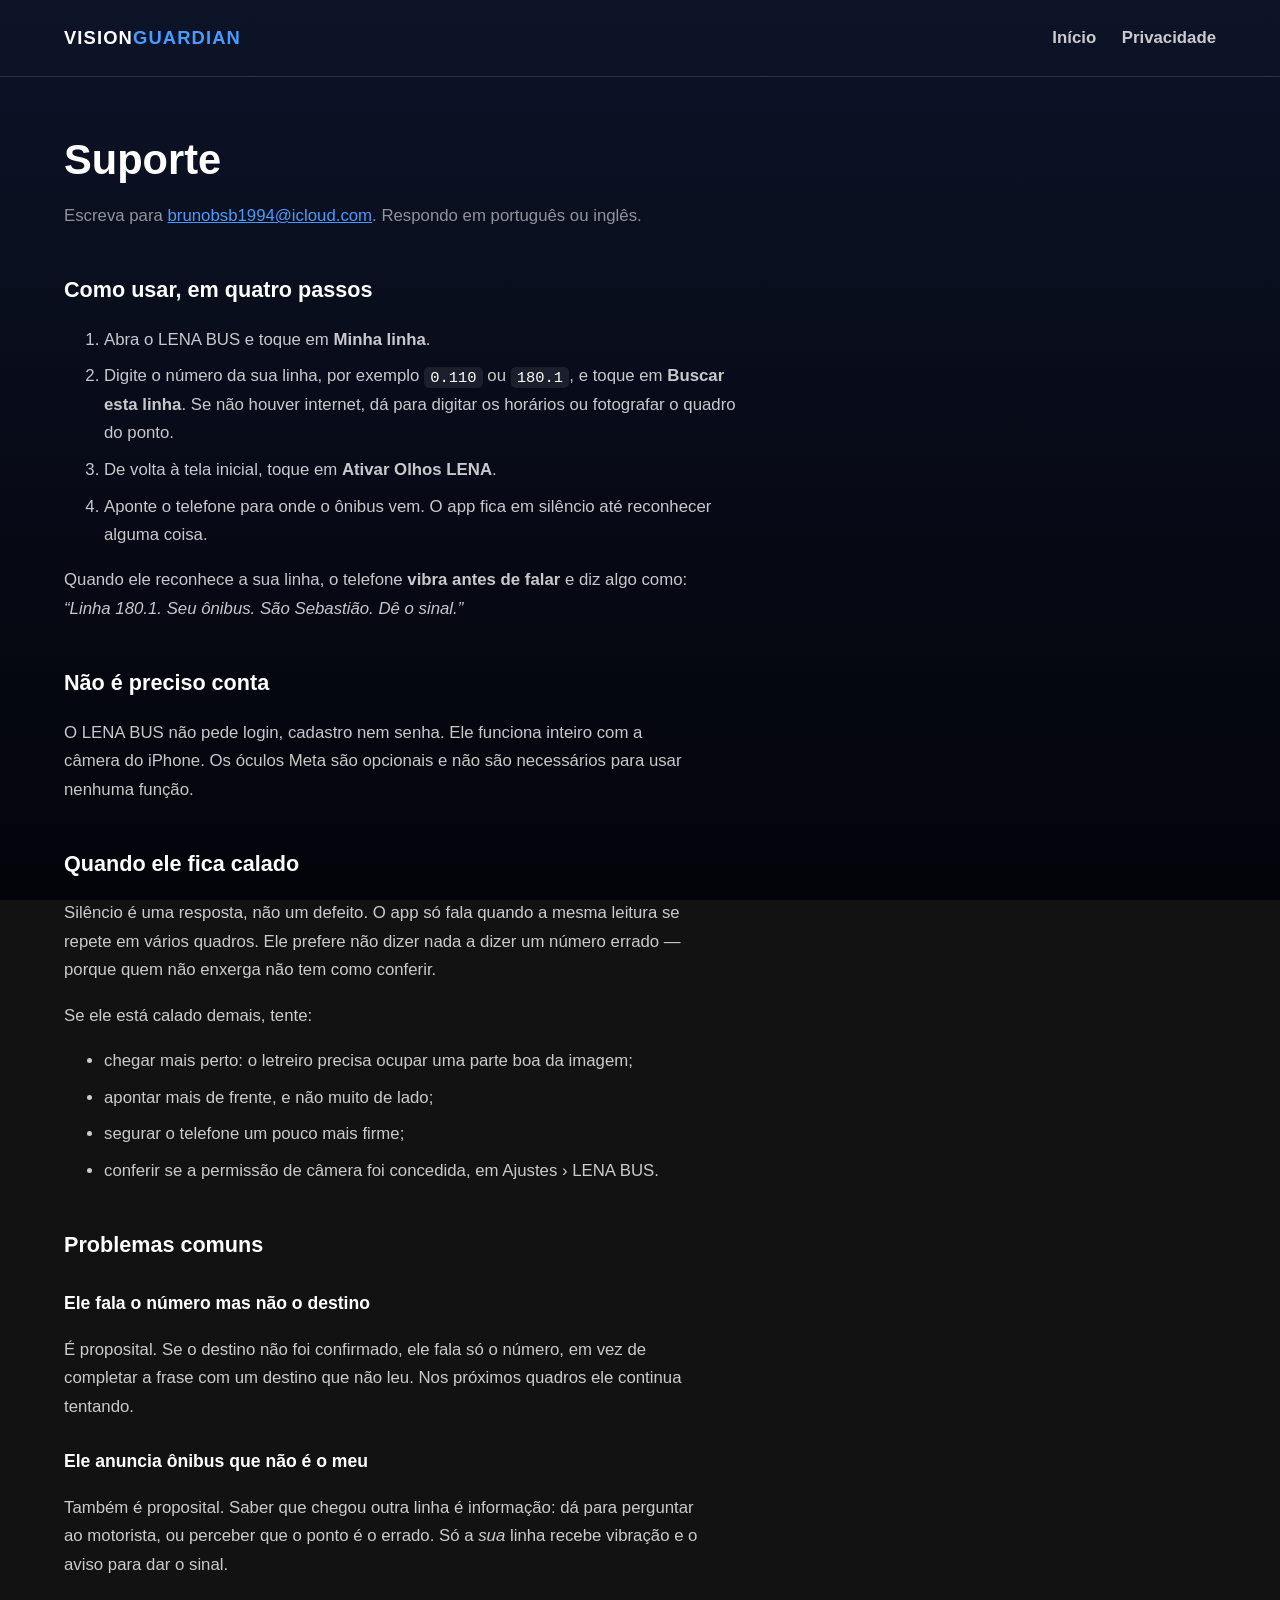
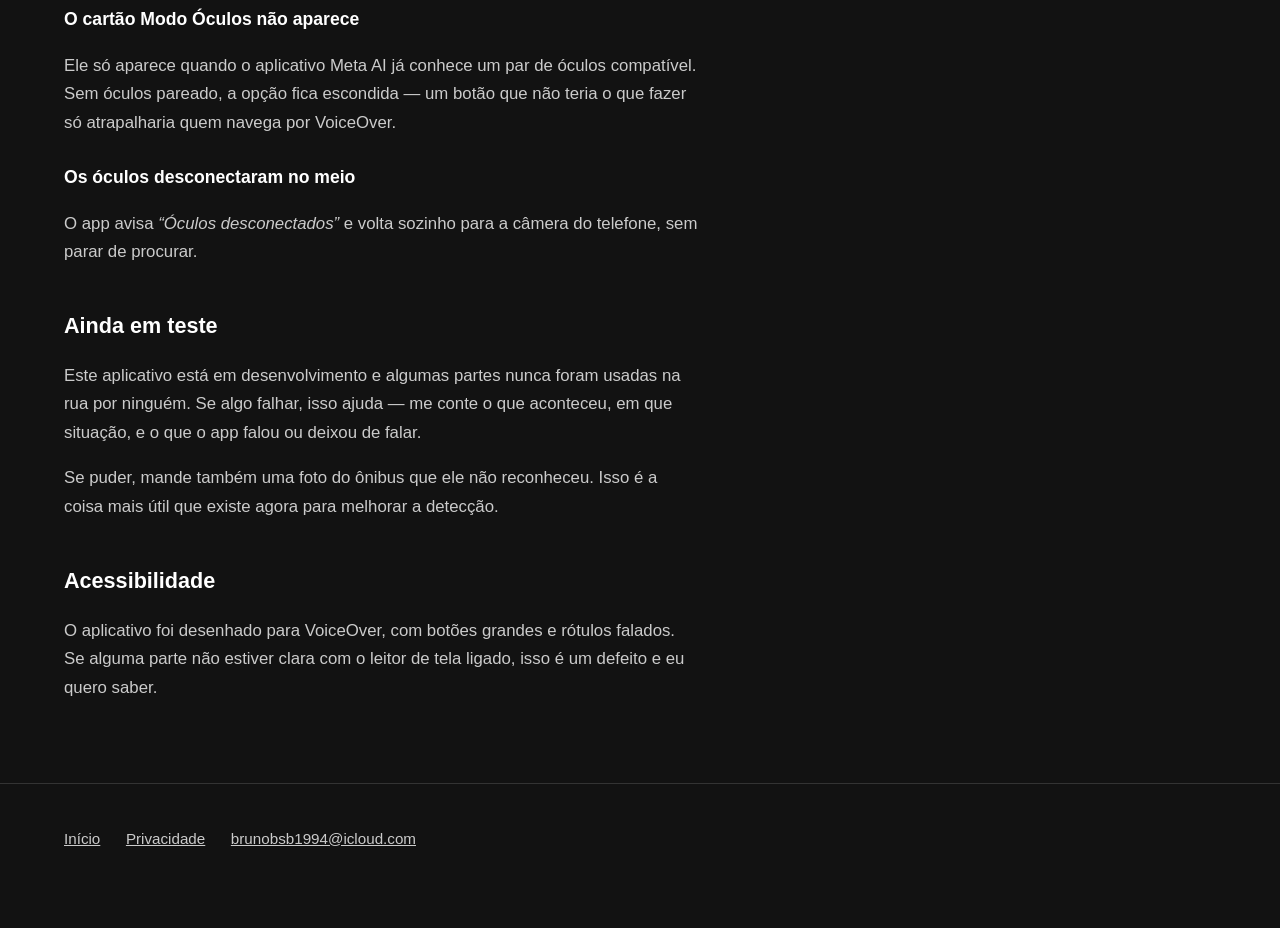
<file: suporte.html>
<!doctype html>
<html lang="pt-BR">
<head>
<meta charset="utf-8">
<meta name="viewport" content="width=device-width, initial-scale=1">
<title>Suporte — LENA BUS</title>
<meta name="description" content="Como usar o LENA BUS, o que fazer quando algo não funciona, e como falar com quem fez o aplicativo.">
<meta name="color-scheme" content="dark">
<link rel="stylesheet" href="estilo.css">
</head>
<body>

<a class="pular" href="#conteudo">Pular para o conteúdo</a>

<header class="topo">
  <div class="envelope">
    <a class="marca" href="/">VISION<span class="destaque">GUARDIAN</span></a>
    <nav aria-label="Principal">
      <ul>
        <li><a href="/">Início</a></li>
        <li><a href="privacy.html">Privacidade</a></li>
      </ul>
    </nav>
  </div>
</header>

<main id="conteudo" class="documento">
  <div class="envelope">

    <h1>Suporte</h1>
    <p class="data">
      Escreva para
      <a href="mailto:brunobsb1994@icloud.com">brunobsb1994@icloud.com</a>.
      Respondo em português ou inglês.
    </p>

    <h2>Como usar, em quatro passos</h2>
    <ol>
      <li>Abra o LENA BUS e toque em <strong>Minha linha</strong>.</li>
      <li>Digite o número da sua linha, por exemplo <code>0.110</code>
          ou <code>180.1</code>, e toque em <strong>Buscar esta linha</strong>.
          Se não houver internet, dá para digitar os horários ou
          fotografar o quadro do ponto.</li>
      <li>De volta à tela inicial, toque em
          <strong>Ativar Olhos LENA</strong>.</li>
      <li>Aponte o telefone para onde o ônibus vem. O app fica em
          silêncio até reconhecer alguma coisa.</li>
    </ol>

    <p>
      Quando ele reconhece a sua linha, o telefone <strong>vibra
      antes de falar</strong> e diz algo como:
      <em>“Linha 180.1. Seu ônibus. São Sebastião. Dê o sinal.”</em>
    </p>

    <h2>Não é preciso conta</h2>
    <p>
      O LENA BUS não pede login, cadastro nem senha. Ele funciona
      inteiro com a câmera do iPhone. Os óculos Meta são opcionais e
      não são necessários para usar nenhuma função.
    </p>

    <h2>Quando ele fica calado</h2>
    <p>
      Silêncio é uma resposta, não um defeito. O app só fala quando a
      mesma leitura se repete em vários quadros. Ele prefere não
      dizer nada a dizer um número errado — porque quem não enxerga
      não tem como conferir.
    </p>
    <p>Se ele está calado demais, tente:</p>
    <ul>
      <li>chegar mais perto: o letreiro precisa ocupar uma parte boa da imagem;</li>
      <li>apontar mais de frente, e não muito de lado;</li>
      <li>segurar o telefone um pouco mais firme;</li>
      <li>conferir se a permissão de câmera foi concedida, em
          Ajustes &rsaquo; LENA BUS.</li>
    </ul>

    <h2>Problemas comuns</h2>

    <h3 style="font-size:1.1rem; margin:1.6rem 0 .4rem;">Ele fala o número mas não o destino</h3>
    <p>
      É proposital. Se o destino não foi confirmado, ele fala só o
      número, em vez de completar a frase com um destino que não
      leu. Nos próximos quadros ele continua tentando.
    </p>

    <h3 style="font-size:1.1rem; margin:1.6rem 0 .4rem;">Ele anuncia ônibus que não é o meu</h3>
    <p>
      Também é proposital. Saber que chegou outra linha é
      informação: dá para perguntar ao motorista, ou perceber que o
      ponto é o errado. Só a <em>sua</em> linha recebe vibração e o
      aviso para dar o sinal.
    </p>

    <h3 style="font-size:1.1rem; margin:1.6rem 0 .4rem;">O cartão Modo Óculos não aparece</h3>
    <p>
      Ele só aparece quando o aplicativo Meta AI já conhece um par de
      óculos compatível. Sem óculos pareado, a opção fica escondida —
      um botão que não teria o que fazer só atrapalharia quem navega
      por VoiceOver.
    </p>

    <h3 style="font-size:1.1rem; margin:1.6rem 0 .4rem;">Os óculos desconectaram no meio</h3>
    <p>
      O app avisa <em>“Óculos desconectados”</em> e volta sozinho para
      a câmera do telefone, sem parar de procurar.
    </p>

    <h2>Ainda em teste</h2>
    <p>
      Este aplicativo está em desenvolvimento e algumas partes nunca
      foram usadas na rua por ninguém. Se algo falhar, isso ajuda —
      me conte o que aconteceu, em que situação, e o que o app falou
      ou deixou de falar.
    </p>
    <p>
      Se puder, mande também uma foto do ônibus que ele não
      reconheceu. Isso é a coisa mais útil que existe agora para
      melhorar a detecção.
    </p>

    <h2>Acessibilidade</h2>
    <p>
      O aplicativo foi desenhado para VoiceOver, com botões grandes e
      rótulos falados. Se alguma parte não estiver clara com o leitor
      de tela ligado, isso é um defeito e eu quero saber.
    </p>

  </div>
</main>

<footer class="rodape">
  <div class="envelope">
    <ul>
      <li><a href="/">Início</a></li>
      <li><a href="privacy.html">Privacidade</a></li>
      <li><a href="mailto:brunobsb1994@icloud.com">brunobsb1994@icloud.com</a></li>
    </ul>
  </div>
</footer>

</body>
</html>
</file>
<file: estilo.css>
/* =====================================
   LENA BUS — estilo do site
   =====================================

   Um site sobre acessibilidade que não fosse acessível
   seria uma contradição. Então: contraste alto, foco
   visível, ordem de leitura que faz sentido sem enxergar,
   e nada que dependa só de cor.
*/

:root {
  --ceu-topo: #0d1428;
  --ceu-meio: #070a16;
  --ceu-fim:  #03040a;

  --texto:    #ffffff;
  --apoio:    rgba(255, 255, 255, 0.78);
  --fraco:    rgba(255, 255, 255, 0.55);

  --azul:     #4b9bff;
  --verde:    #34c9a8;
  --ambar:    #ffb829;

  --cartao:   rgba(255, 255, 255, 0.06);
  --borda:    rgba(255, 255, 255, 0.14);

  --largura:  min(72rem, 92vw);
  --raio:     18px;
}

* { box-sizing: border-box; }

html { scroll-behavior: smooth; }

@media (prefers-reduced-motion: reduce) {
  html { scroll-behavior: auto; }
  * { animation: none !important; transition: none !important; }
}

body {
  margin: 0;
  background: linear-gradient(180deg,
    var(--ceu-topo) 0%,
    var(--ceu-meio) 55%,
    var(--ceu-fim) 100%) no-repeat;
  background-attachment: fixed;
  color: var(--texto);
  font-family: -apple-system, BlinkMacSystemFont, "Segoe UI",
               Roboto, "Helvetica Neue", Arial, sans-serif;
  font-size: 1.05rem;
  line-height: 1.7;
  -webkit-font-smoothing: antialiased;
}

/* O primeiro elemento focável leva direto ao conteúdo.
   Quem navega por teclado ou leitor de tela não precisa
   passar pelo menu inteiro em toda página. */
.pular {
  position: absolute;
  left: -9999px;
  top: 0;
  background: var(--azul);
  color: #001026;
  padding: 0.9rem 1.4rem;
  font-weight: 700;
  border-radius: 0 0 var(--raio) 0;
  z-index: 100;
}
.pular:focus { left: 0; }

:focus-visible {
  outline: 3px solid var(--ambar);
  outline-offset: 3px;
  border-radius: 4px;
}

.envelope { width: var(--largura); margin: 0 auto; }

/* ---------- CABECALHO ---------- */

.topo {
  padding: 1.4rem 0;
  border-bottom: 1px solid var(--borda);
}

.topo .envelope {
  display: flex;
  flex-wrap: wrap;
  gap: 1rem 2rem;
  align-items: center;
  justify-content: space-between;
}

.marca {
  font-weight: 800;
  font-size: 1.15rem;
  letter-spacing: 0.06em;
  color: var(--texto);
  text-decoration: none;
}

.topo nav ul {
  display: flex;
  flex-wrap: wrap;
  gap: 1.6rem;
  list-style: none;
  margin: 0;
  padding: 0;
}

.topo nav a {
  color: var(--apoio);
  text-decoration: none;
  font-weight: 600;
  padding: 0.3rem 0;
  border-bottom: 2px solid transparent;
}

.topo nav a:hover,
.topo nav a:focus-visible { color: var(--texto); border-bottom-color: var(--azul); }

/* ---------- ABERTURA ---------- */

.abertura { padding: clamp(3rem, 9vw, 6.5rem) 0 3.5rem; }

.abertura h1 {
  font-size: clamp(2.2rem, 6.5vw, 4rem);
  line-height: 1.12;
  margin: 0 0 1.4rem;
  font-weight: 800;
  letter-spacing: -0.02em;
  max-width: 20ch;
}

.abertura .conduz {
  font-size: clamp(1.15rem, 2.4vw, 1.45rem);
  color: var(--apoio);
  max-width: 58ch;
  margin: 0 0 2.2rem;
}

.destaque { color: var(--azul); }

.botoes { display: flex; flex-wrap: wrap; gap: 1rem; }

.botao {
  display: inline-block;
  padding: 0.95rem 1.7rem;
  border-radius: 999px;
  font-weight: 700;
  text-decoration: none;
  border: 2px solid transparent;
  font-size: 1.02rem;
}

.botao-cheio { background: var(--azul); color: #001026; }
.botao-cheio:hover, .botao-cheio:focus-visible { background: #6fb0ff; }

.botao-vazio { border-color: var(--borda); color: var(--texto); }
.botao-vazio:hover, .botao-vazio:focus-visible { border-color: var(--azul); }

/* ---------- SECOES ---------- */

section { padding: 3.5rem 0; }

section > .envelope > h2 {
  font-size: clamp(1.6rem, 3.4vw, 2.3rem);
  margin: 0 0 0.6rem;
  letter-spacing: -0.01em;
}

.subtitulo {
  color: var(--apoio);
  max-width: 62ch;
  margin: 0 0 2.4rem;
}

.linha { border: 0; border-top: 1px solid var(--borda); margin: 0; }

/* ---------- HISTORIA ---------- */

.historia p {
  max-width: 62ch;
  font-size: 1.12rem;
  color: var(--apoio);
}

.historia p strong { color: var(--texto); font-weight: 600; }

.citacao {
  border-left: 4px solid var(--ambar);
  padding: 0.2rem 0 0.2rem 1.4rem;
  margin: 2.2rem 0;
  font-size: clamp(1.15rem, 2.6vw, 1.5rem);
  color: var(--texto);
  font-weight: 600;
  max-width: 46ch;
}

/* ---------- GRADE ---------- */

.grade {
  display: grid;
  gap: 1.2rem;
  grid-template-columns: repeat(auto-fit, minmax(min(100%, 17rem), 1fr));
  list-style: none;
  padding: 0;
  margin: 0;
}

.cartao {
  background: var(--cartao);
  border: 1px solid var(--borda);
  border-radius: var(--raio);
  padding: 1.6rem;
}

.cartao h3 {
  margin: 0 0 0.5rem;
  font-size: 1.2rem;
  display: flex;
  align-items: center;
  gap: 0.6rem;
}

.cartao p { margin: 0; color: var(--apoio); font-size: 0.99rem; }

.marcador {
  width: 0.6rem; height: 0.6rem; border-radius: 50%;
  flex: 0 0 auto;
}
.m-azul  { background: var(--azul); }
.m-verde { background: var(--verde); }
.m-ambar { background: var(--ambar); }

/* ---------- DECISOES ---------- */

.decisao {
  border-top: 1px solid var(--borda);
  padding: 2rem 0;
  display: grid;
  gap: 0.6rem 2.5rem;
  grid-template-columns: minmax(0, 1fr);
}

@media (min-width: 46rem) {
  .decisao { grid-template-columns: minmax(0, 15rem) minmax(0, 1fr); }
}

.decisao h3 { margin: 0; font-size: 1.15rem; }
.decisao p { margin: 0; color: var(--apoio); max-width: 62ch; }
.decisao p + p { margin-top: 0.9rem; }

.numero {
  font-variant-numeric: tabular-nums;
  font-weight: 800;
  color: var(--azul);
}

/* ---------- TABELA ---------- */

.rolagem { overflow-x: auto; }

table {
  border-collapse: collapse;
  width: 100%;
  min-width: 30rem;
  margin-top: 1rem;
}

th, td {
  text-align: left;
  padding: 0.75rem 1rem;
  border-bottom: 1px solid var(--borda);
}

th { color: var(--texto); font-weight: 700; }
td { color: var(--apoio); }
td.certo { color: var(--verde); font-weight: 600; }
td.falta { color: var(--ambar); font-weight: 600; }

/* ---------- CODIGO ---------- */

.saida {
  background: rgba(0, 0, 0, 0.42);
  border: 1px solid var(--borda);
  border-radius: var(--raio);
  padding: 1.2rem 1.4rem;
  overflow-x: auto;
  font-family: ui-monospace, SFMono-Regular, Menlo, Consolas, monospace;
  font-size: 0.92rem;
  line-height: 1.65;
  color: var(--apoio);
  margin: 1.4rem 0;
}

/* ---------- RODAPE ---------- */

.rodape {
  border-top: 1px solid var(--borda);
  padding: 2.6rem 0 3.4rem;
  color: var(--fraco);
  font-size: 0.95rem;
}

.rodape a { color: var(--apoio); }

.rodape ul {
  display: flex; flex-wrap: wrap; gap: 1.6rem;
  list-style: none; padding: 0; margin: 0 0 1.4rem;
}

a { color: var(--azul); }

/* ---------- PAGINAS DE TEXTO ---------- */

.documento { padding: 3rem 0 4rem; }
.documento h1 { font-size: clamp(1.9rem, 4.5vw, 2.6rem); margin: 0 0 0.4rem; }
.documento .data { color: var(--fraco); margin: 0 0 2.5rem; }
.documento h2 { font-size: 1.35rem; margin: 2.6rem 0 0.7rem; }
.documento p, .documento li { color: var(--apoio); max-width: 68ch; }
.documento li { margin-bottom: 0.5rem; }

/* ---------- ACRESCENTADO PARA O VISIONGUARDIAN ---------- */

.etiqueta {
  color: var(--fraco);
  font-size: 0.92rem;
  letter-spacing: 0.09em;
  text-transform: uppercase;
  font-weight: 700;
  margin: 0 0 1.2rem;
}

/* Os números do topo. Cada um é um item de lista de verdade,
   para o leitor de tela anunciar "lista com 4 itens" e a
   pessoa saber quanta coisa vem pela frente. */
.numeros {
  list-style: none;
  padding: 0;
  margin: 3.2rem 0 0;
  display: grid;
  gap: 1.6rem 2.5rem;
  grid-template-columns: repeat(auto-fit, minmax(min(100%, 9rem), 1fr));
  border-top: 1px solid var(--borda);
  padding-top: 2rem;
}

.numeros li { display: flex; flex-direction: column; gap: 0.2rem; }

.numeros strong {
  font-size: clamp(2rem, 5vw, 2.9rem);
  font-weight: 800;
  line-height: 1;
  color: var(--azul);
  font-variant-numeric: tabular-nums;
}

.numeros span {
  color: var(--apoio);
  font-size: 0.95rem;
  line-height: 1.4;
}

.papel {
  color: var(--fraco) !important;
  font-size: 0.86rem !important;
  text-transform: uppercase;
  letter-spacing: 0.07em;
  font-weight: 700;
  margin: 0 0 0.7rem !important;
}

code {
  font-family: ui-monospace, SFMono-Regular, Menlo, Consolas, monospace;
  font-size: 0.92em;
  background: rgba(255, 255, 255, 0.08);
  padding: 0.12em 0.4em;
  border-radius: 5px;
  color: var(--texto);
}

.marca .destaque { color: var(--azul); }

.cartao { transition: border-color 0.2s ease, transform 0.2s ease; }
.cartao:hover { border-color: rgba(255, 255, 255, 0.3); }

@media (prefers-reduced-motion: reduce) {
  .cartao { transition: none; }
}

/* A dedicatória fecha a página. Discreta de propósito:
   é uma frase para uma pessoa, não um selo de marketing. */
.dedicatoria {
  margin-top: 1.8rem;
  padding-top: 1.6rem;
  border-top: 1px solid var(--borda);
  color: var(--apoio);
  font-style: italic;
  font-size: 1.02rem;
}

/* De onde vem o nome. Uma linha só, destacada — é o ponto
   em que o projeto e a pessoa se encontram. */
.nome-dela {
  font-size: clamp(1.2rem, 2.8vw, 1.55rem) !important;
  color: var(--texto) !important;
  font-weight: 600;
  margin: 2.4rem 0 !important;
}

.nome-dela strong { color: var(--ambar); font-weight: 700; }
.nome-dela em { font-style: normal; text-decoration: underline; text-underline-offset: 5px; }

/* ---------- TROCA DE IDIOMA ---------- */

.topo-direita {
  display: flex;
  flex-wrap: wrap;
  align-items: center;
  gap: 1rem 2rem;
}

.idiomas {
  display: flex;
  align-items: center;
  gap: 0.5rem;
  color: var(--fraco);
  font-size: 0.94rem;
}

.idiomas button {
  background: none;
  border: 0;
  padding: 0.3rem 0.1rem;
  font: inherit;
  font-weight: 600;
  color: var(--fraco);
  cursor: pointer;
  border-bottom: 2px solid transparent;
}

.idiomas button:hover { color: var(--texto); }

/* O idioma ativo se distingue por PESO e SUBLINHADO, não só
   por cor. Quem não distingue cores continua vendo qual
   está escolhido. */
.idiomas button[aria-pressed="true"] {
  color: var(--texto);
  border-bottom-color: var(--azul);
}

@media (max-width: 52rem) {
  .topo .envelope { justify-content: flex-start; }
  .topo-direita { width: 100%; justify-content: space-between; }
}
</file>
